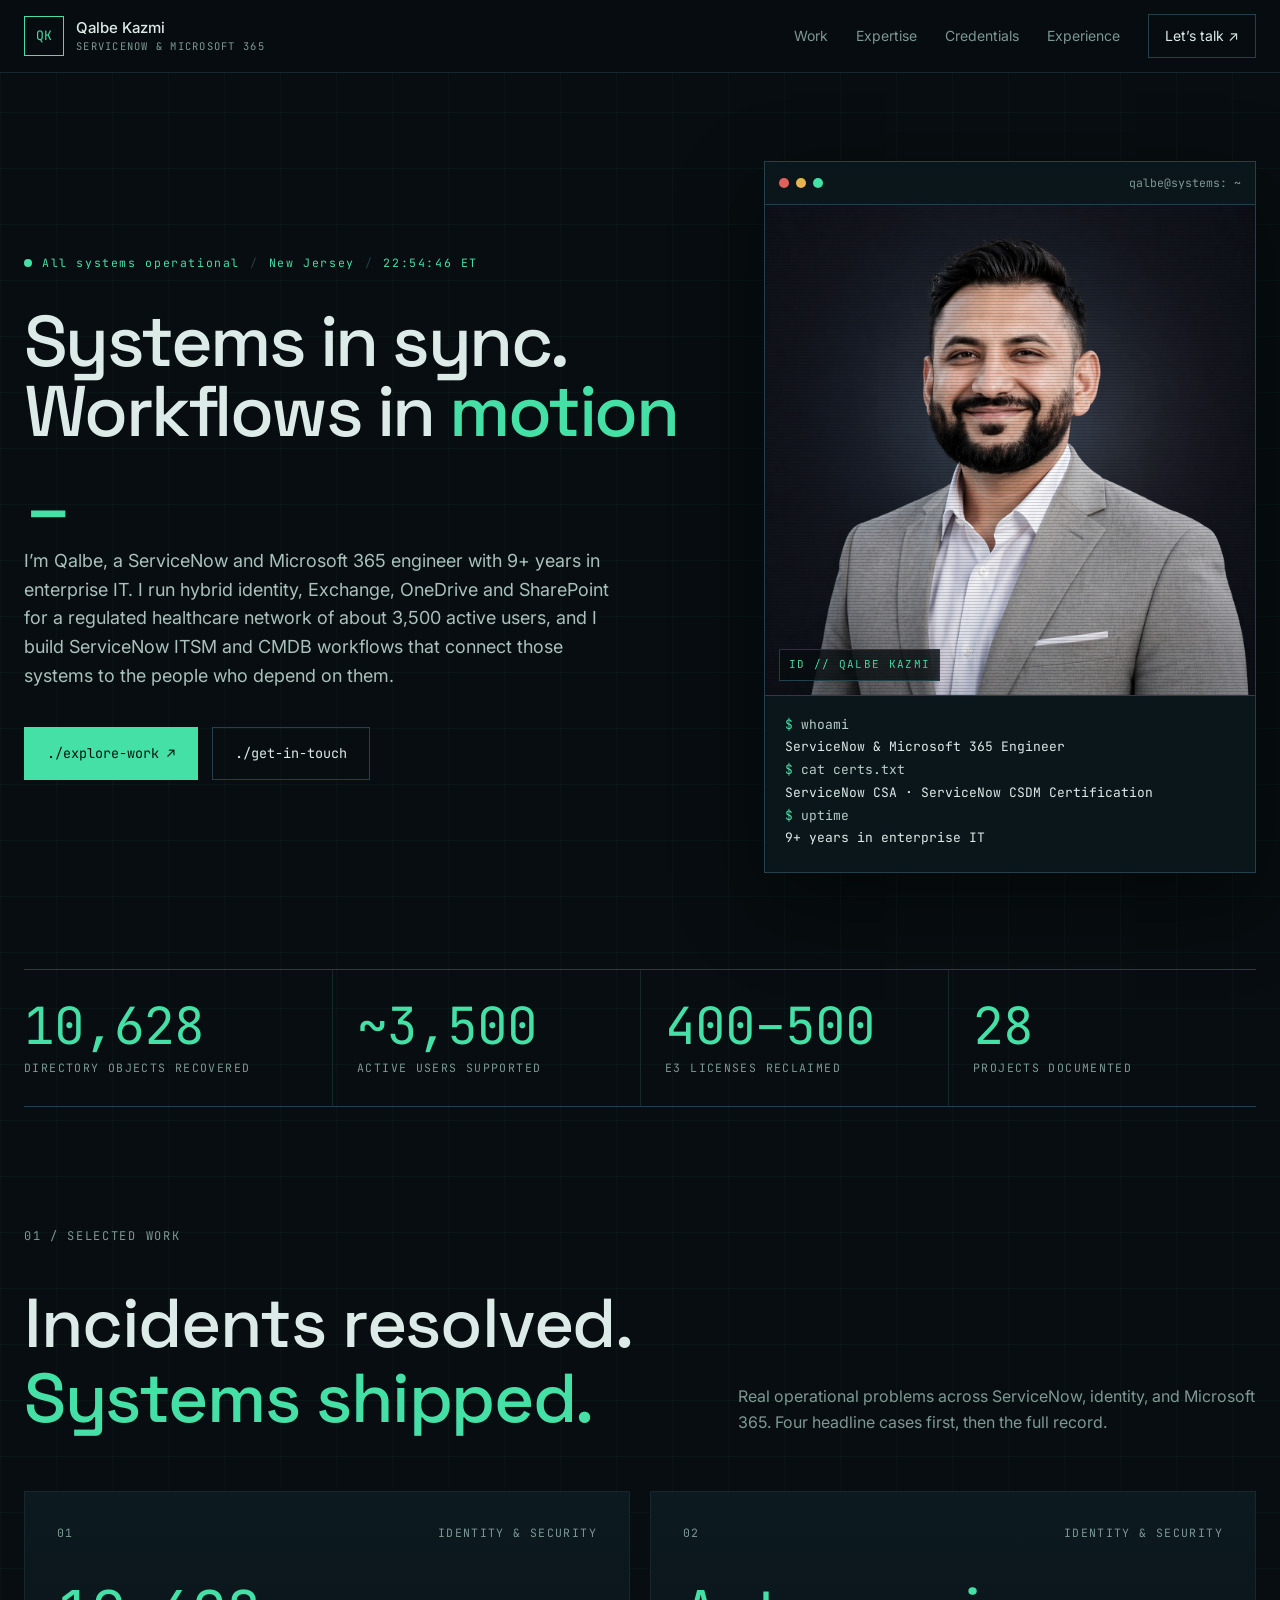
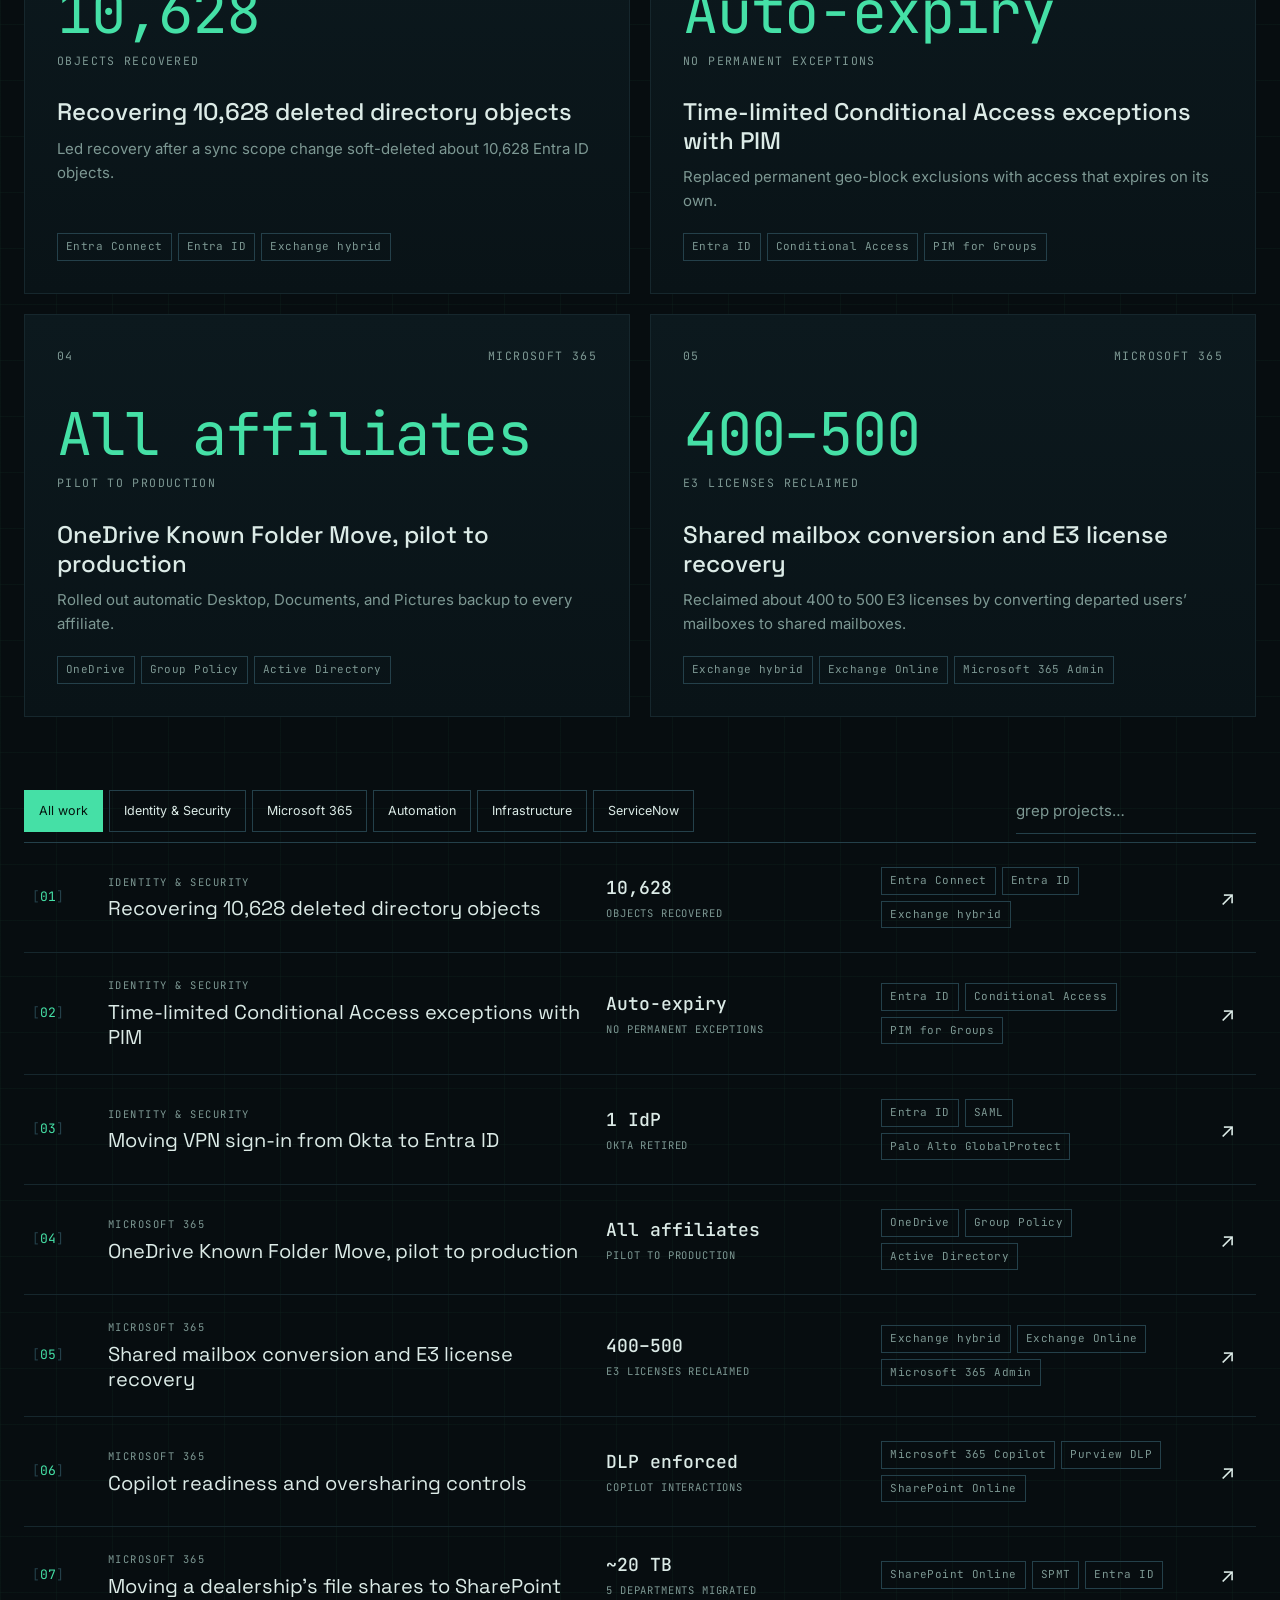
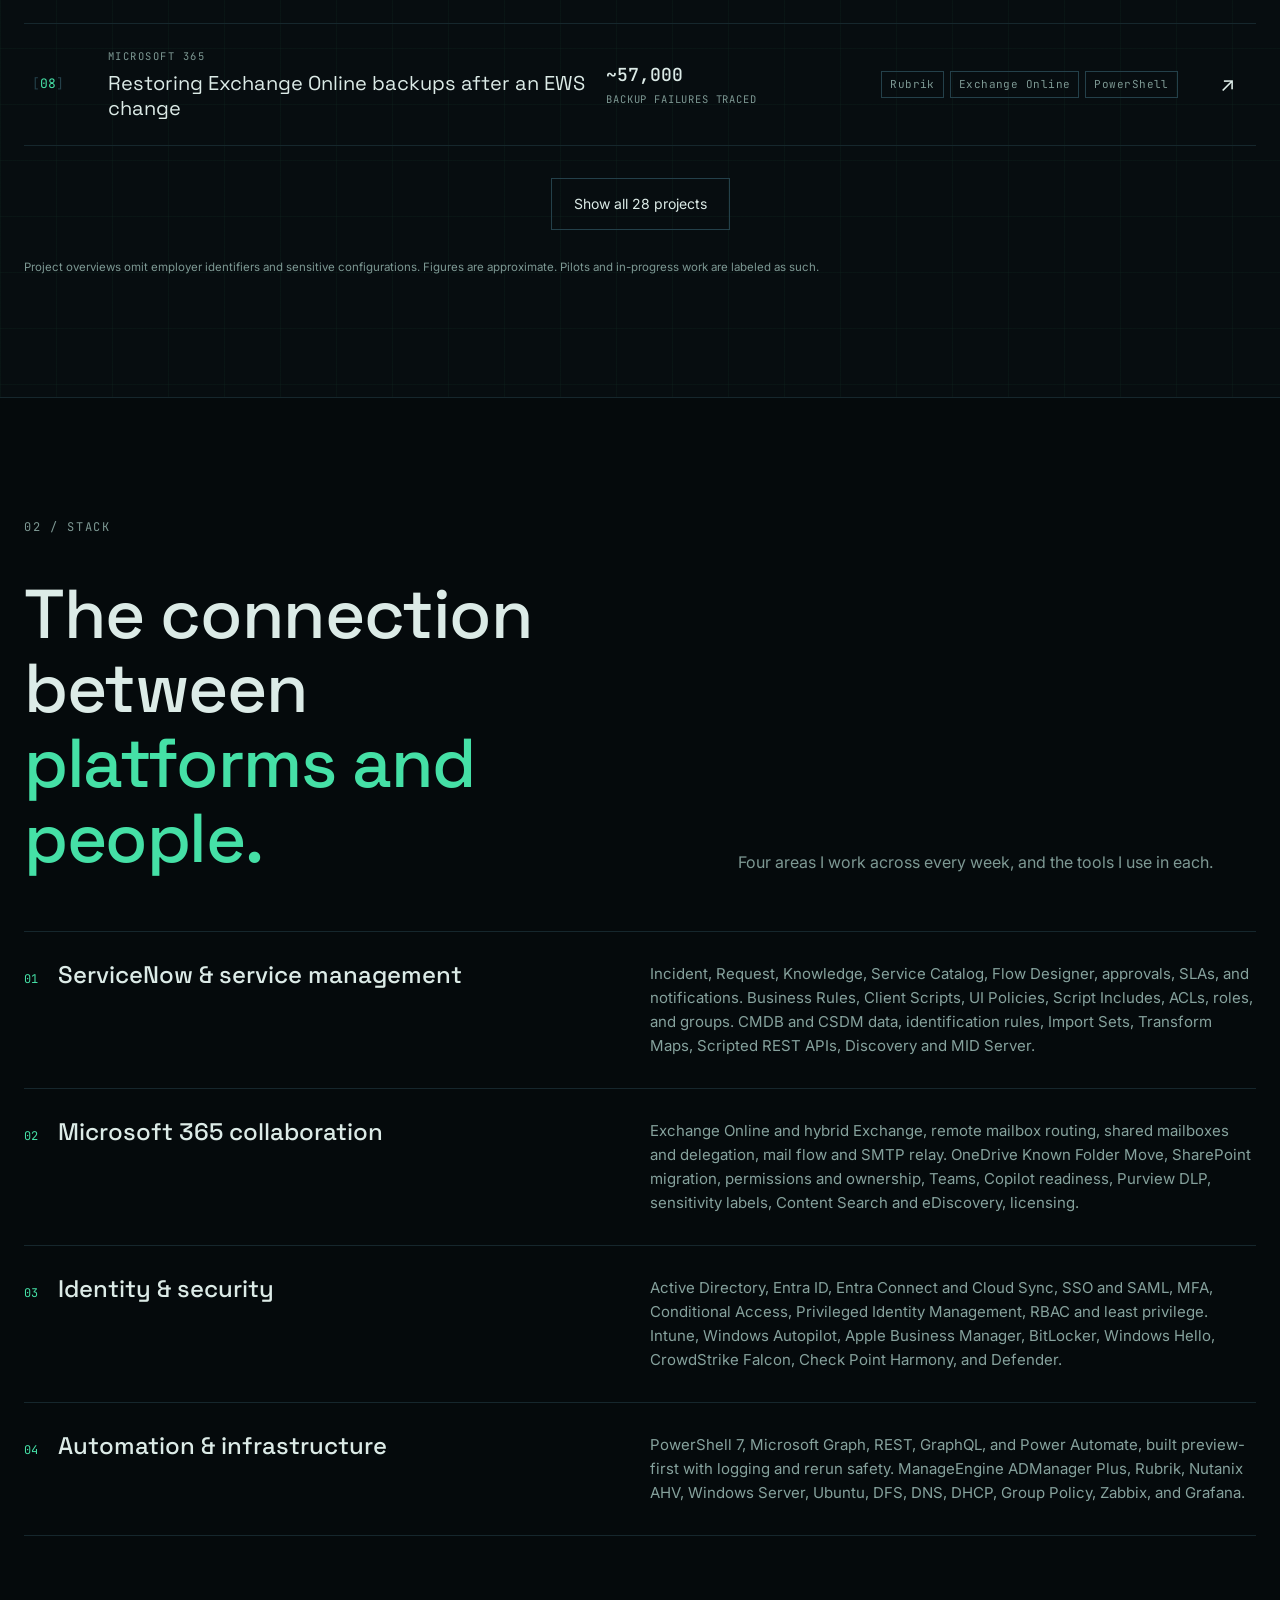
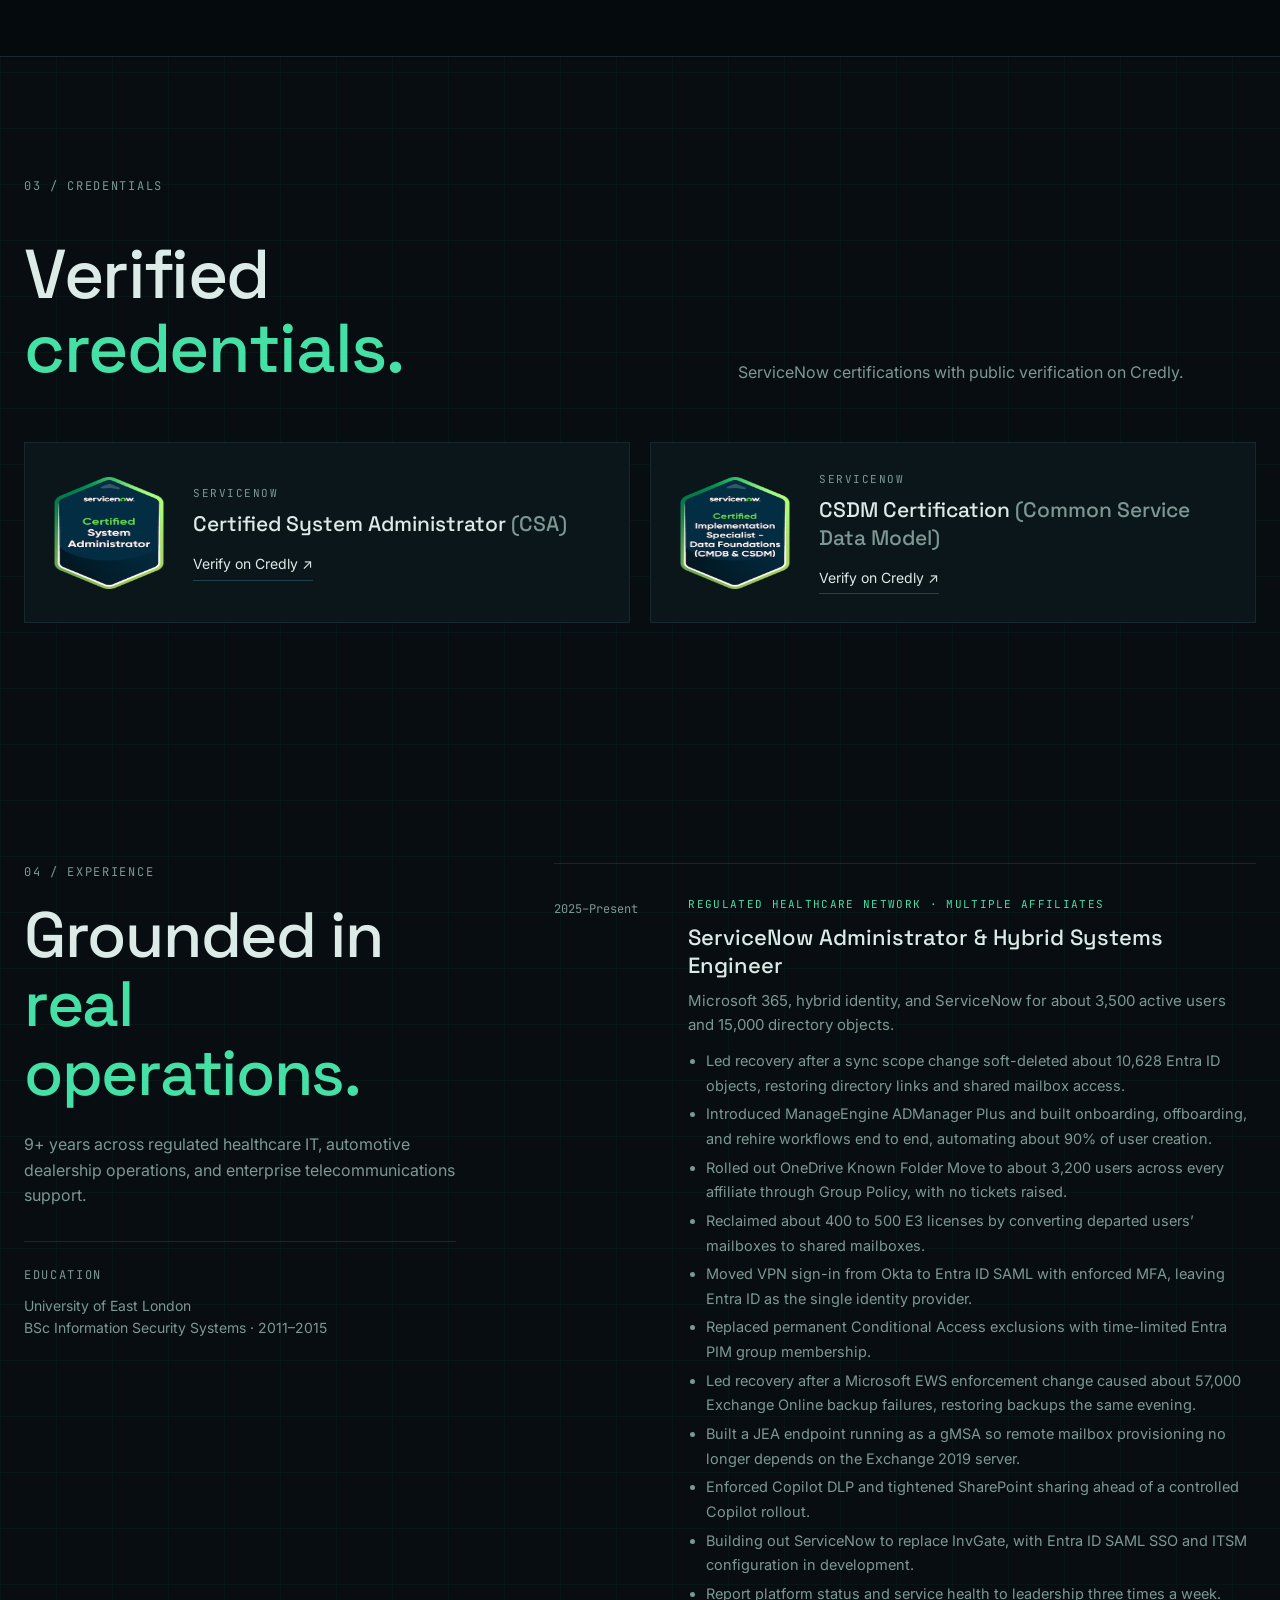
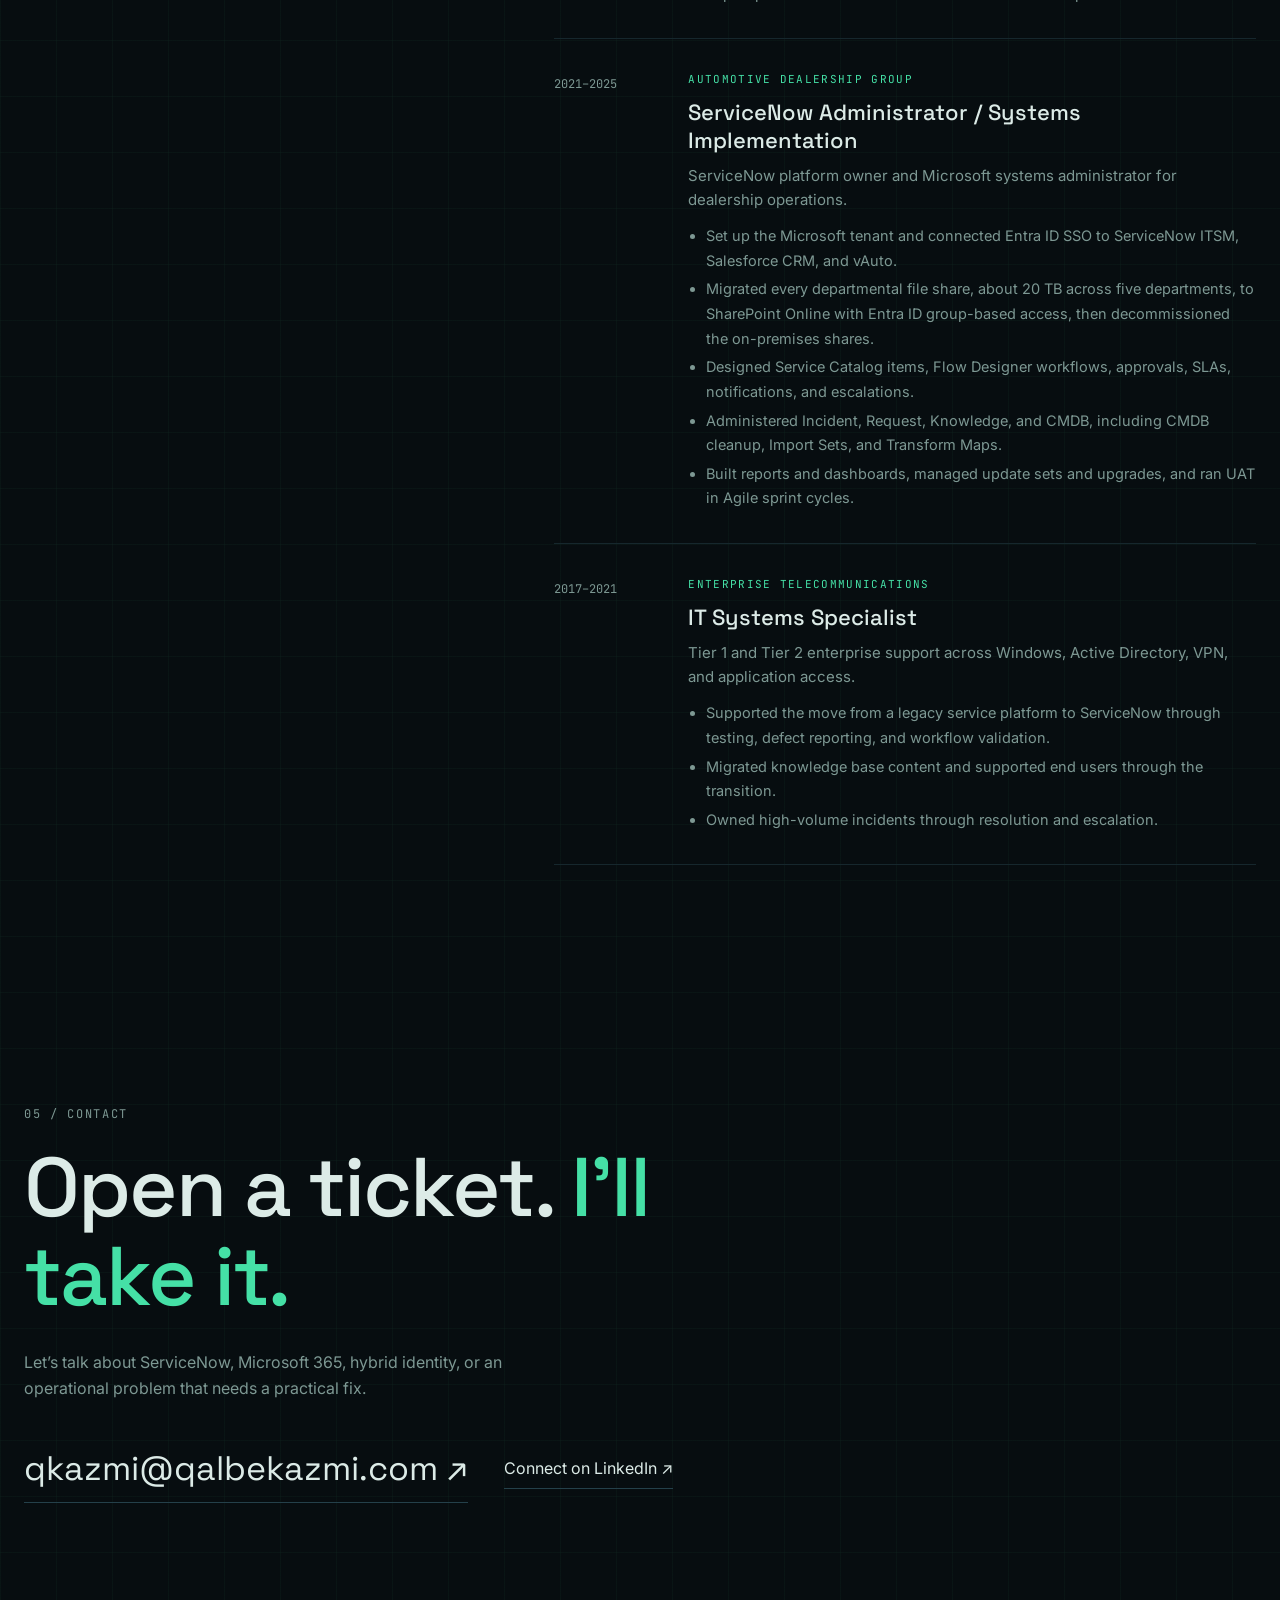
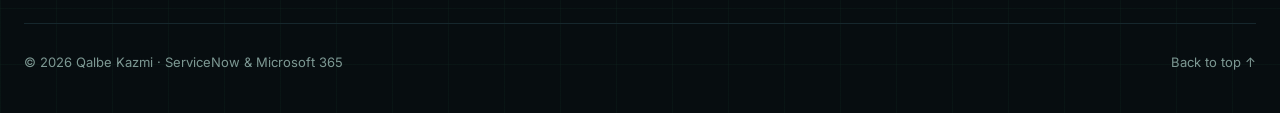
<file: index.html>
<!doctype html>
<html lang="en"><head><meta charset="utf-8"><meta name="viewport" content="width=device-width,initial-scale=1">
<title>Qalbe Kazmi — ServiceNow & Microsoft 365 Engineer</title>
<link rel="canonical" href="https://qalbekazmi.com/"><meta name="theme-color" content="#070d10"><meta property="og:type" content="website"><meta property="og:title" content="Qalbe Kazmi — ServiceNow & Microsoft 365 Engineer"><meta property="og:description" content="ServiceNow and Microsoft 365 engineering: ITSM, CMDB, hybrid identity, Exchange, OneDrive and SharePoint, Entra Conditional Access and PIM, and PowerShell automation."><meta property="og:url" content="https://qalbekazmi.com/"><meta property="og:image" content="https://qalbekazmi.com/portrait.jpg">
<meta name="description" content="ServiceNow and Microsoft 365 engineering: ITSM, CMDB, hybrid identity, Exchange, OneDrive and SharePoint, Entra Conditional Access and PIM, and PowerShell automation.">
<link rel="icon" href="data:image/svg+xml,%3Csvg xmlns=%27http://www.w3.org/2000/svg%27 viewBox=%270 0 64 64%27%3E%3Crect width=%2764%27 height=%2764%27 rx=%2712%27 fill=%27%23182b33%27/%3E%3Ctext x=%2732%27 y=%2742%27 font-family=%27Georgia,serif%27 font-size=%2728%27 text-anchor=%27middle%27 fill=%27white%27%3EQK%3C/text%3E%3C/svg%3E">
<link rel="preconnect" href="https://fonts.googleapis.com"><link rel="preconnect" href="https://fonts.gstatic.com" crossorigin>
<link rel="stylesheet" href="https://fonts.googleapis.com/css2?family=Space+Grotesk:wght@400;500&family=Inter:wght@400;500&family=JetBrains+Mono:wght@400;500&display=swap">
<link rel="stylesheet" href="shared/base.css">
<style>
:root{--bg:#070d10;--panel:#0b161b;--ink:#dcebe7;--muted:#7d9893;--line:#16272d;--line-strong:#24404a;--accent:#45e0a6;--accent-ink:#04140e;--accent-text:#45e0a6;--metric:#e9f7f3;--row-hover:#0c1b20;--head-bg:rgba(7,13,16,.82);--band-line:#16272d;--band-muted:#86a29d;--dlg-bg:#0a1418;--backdrop:rgba(2,6,8,.75);--switch-bg:#0b161b;
--font-head:"Space Grotesk",system-ui,sans-serif;--font-body:"Inter",system-ui,sans-serif;--font-mono:"JetBrains Mono",ui-monospace,monospace;--font-num:"JetBrains Mono",ui-monospace,monospace}
body{background-color:var(--bg);background-image:linear-gradient(rgba(69,224,166,.035) 1px,transparent 1px),linear-gradient(90deg,rgba(69,224,166,.035) 1px,transparent 1px);background-size:56px 56px}
.mono-mark{border-color:var(--accent);color:var(--accent);font-family:var(--font-mono);font-size:13px}
.hero{display:grid;grid-template-columns:minmax(0,1.25fr) minmax(0,.9fr);gap:56px;align-items:center;padding:88px 0 96px}
.status{display:flex;flex-wrap:wrap;align-items:center;gap:10px;font-size:11.5px;letter-spacing:.14em;color:var(--accent);margin-bottom:34px}
.status .sep{color:var(--line-strong)}
.dot{width:8px;height:8px;border-radius:50%;background:var(--accent);box-shadow:0 0 0 0 rgba(69,224,166,.6);animation:ping 2s infinite}
@keyframes ping{0%{box-shadow:0 0 0 0 rgba(69,224,166,.55)}70%{box-shadow:0 0 0 10px rgba(69,224,166,0)}100%{box-shadow:0 0 0 0 rgba(69,224,166,0)}}
.hero h1{font-size:clamp(44px,5.6vw,84px);letter-spacing:-.035em;line-height:.98}
.hero h1 .accent{color:var(--accent)}
.cursor{display:inline-block;color:var(--accent);animation:blink 1.05s steps(1) infinite;margin-left:2px}
@keyframes blink{50%{opacity:0}}
.intro{font-size:18px;color:#a9c0bb;max-width:600px;margin:30px 0 36px}
.actions{display:flex;gap:14px;flex-wrap:wrap}
.btn{font-family:var(--font-mono);font-size:13.5px;text-decoration:none;padding:15px 22px;background:var(--accent);color:var(--accent-ink);border:1px solid var(--accent);transition:.2s}
.btn:hover{background:transparent;color:var(--accent)}
.btn.ghost{background:transparent;color:var(--ink);border-color:var(--line-strong)}
.btn.ghost:hover{border-color:var(--accent);color:var(--accent)}
.term{background:var(--panel);border:1px solid var(--line-strong);box-shadow:0 30px 80px rgba(0,0,0,.45)}
.term-bar{display:flex;align-items:center;gap:7px;padding:12px 14px;border-bottom:1px solid var(--line-strong)}
.term-bar i{width:10px;height:10px;border-radius:50%;background:#24404a}
.term-bar i:first-child{background:#e0605a}.term-bar i:nth-child(2){background:#e6b450}.term-bar i:nth-child(3){background:var(--accent)}
.term-bar em{margin-left:auto;font-style:normal;font-family:var(--font-mono);font-size:11.5px;color:var(--muted)}
.term-photo{position:relative;aspect-ratio:1/1;overflow:hidden;border-bottom:1px solid var(--line-strong)}
.term-photo img{width:100%;height:100%;object-fit:cover;filter:grayscale(.35) contrast(1.05)}
.term-photo::after{content:"";position:absolute;inset:0;background:repeating-linear-gradient(0deg,rgba(0,0,0,.14) 0 1px,transparent 1px 3px);mix-blend-mode:multiply;pointer-events:none}
.scan{position:absolute;left:0;right:0;height:60px;background:linear-gradient(transparent,rgba(69,224,166,.16),transparent);animation:scan 4.5s linear infinite;pointer-events:none}
@keyframes scan{from{top:-60px}to{top:100%}}
.tag-id{position:absolute;left:14px;bottom:14px;font-family:var(--font-mono);font-size:11px;letter-spacing:.12em;background:rgba(7,13,16,.8);border:1px solid var(--line-strong);color:var(--accent);padding:6px 9px}
.term pre{margin:0;padding:18px 20px 22px;font-family:var(--font-mono);font-size:13px;line-height:1.75;color:#b7cdc8;white-space:pre-wrap}
.term pre b{color:var(--accent);font-weight:400}
.term pre .o{color:var(--ink)}
.stats{border-color:var(--line-strong)}
.stat-num{color:var(--accent)}
.fcard{background:linear-gradient(180deg,#0c191e,#091317)}
.fcard::before{content:"";position:absolute;inset:0 auto auto 0;width:100%;height:2px;background:var(--accent);transform:scaleX(0);transform-origin:0 50%;transition:transform .5s}
.fcard:hover::before{transform:scaleX(1)}
.fcard-metric{color:var(--accent)}
.prow-idx::before{content:"[";color:var(--line-strong)}.prow-idx::after{content:"]";color:var(--line-strong)}
.prow-title{font-family:var(--font-head)}
.prow-metric strong{font-size:18px;color:var(--ink)}
.band{background:#050a0c;border-top:1px solid var(--line);border-bottom:1px solid var(--line)}
.section-head h2 em,.exp-side h2 em{font-style:normal;color:var(--accent)}
.contact h2 em{font-style:normal;color:var(--accent)}
.filter[aria-pressed=true]{background:var(--accent);border-color:var(--accent);color:var(--accent-ink)}
.cert{background:var(--panel)}
@media (max-width:980px){.hero{grid-template-columns:1fr;gap:40px;padding:56px 0 72px}.term{max-width:520px}}
</style>
</head><body>
<a class="skip" href="#main">Skip to content</a><div class="progress" aria-hidden="true"></div>
<header class="site-head"><div class="wrap head-in">
<a href="#top" class="brand" aria-label="Qalbe Kazmi, back to top"><span class="mono-mark">QK</span><span class="brand-txt">Qalbe Kazmi<small>ServiceNow & Microsoft 365</small></span></a>
<button class="menu" aria-expanded="false" aria-controls="navigation">Menu</button>
<nav id="navigation" aria-label="Main navigation"><a href="#work">Work</a><a href="#expertise">Expertise</a><a href="#credentials">Credentials</a><a href="#experience">Experience</a><a class="nav-cta" href="#contact">Let’s talk ↗</a></nav>
</div></header>
<main id="main">
<section class="wrap hero" id="top">
<div class="hero-copy">
<div class="status mono"><span class="dot" aria-hidden="true"></span>All systems operational<span class="sep">/</span>New Jersey<span class="sep">/</span><span id="clock"></span></div>
<h1>Systems in sync.<br>Workflows in <span class="accent">motion</span><span class="cursor" aria-hidden="true">_</span></h1>
<p class="intro">I’m Qalbe, a ServiceNow and Microsoft 365 engineer with 9+ years in enterprise IT. I run hybrid identity, Exchange, OneDrive and SharePoint for a regulated healthcare network of about 3,500 active users, and I build ServiceNow ITSM and CMDB workflows that connect those systems to the people who depend on them.</p>
<div class="actions"><a class="btn" href="#work">./explore-work ↗</a><a class="btn ghost" href="#contact">./get-in-touch</a></div>
</div>
<aside class="term" aria-label="About Qalbe">
<div class="term-bar" aria-hidden="true"><i></i><i></i><i></i><em>qalbe@systems: ~</em></div>
<div class="term-photo"><img src="portrait.jpg" alt="Qalbe Kazmi" width="600" height="600"><span class="scan" aria-hidden="true"></span><span class="tag-id">ID // QALBE KAZMI</span></div>
<pre><b>$</b> whoami
<span class="o">ServiceNow & Microsoft 365 Engineer</span>
<b>$</b> cat certs.txt
<span class="o">ServiceNow CSA · ServiceNow CSDM Certification</span>
<b>$</b> uptime
<span class="o">9+ years in enterprise IT</span></pre>
</aside>
</section>
<section class="wrap stats-wrap" aria-label="Highlights"><div id="stats" class="stats"></div></section>
<section id="work" class="wrap section">
<div class="section-head"><p class="eyebrow">01 / Selected work</p><h2>Incidents resolved.<br><em>Systems shipped.</em></h2><p class="lede">Real operational problems across ServiceNow, identity, and Microsoft 365. Four headline cases first, then the full record.</p></div>
<div id="featured" class="featured-grid"></div>
<div class="toolbar"><div id="filters" class="filters" role="group" aria-label="Filter projects"></div><label><span class="sr-only">Search projects</span><input id="search" class="search" type="search" placeholder="grep projects…"></label></div>
<p id="count" class="sr-only" role="status" aria-live="polite"></p>
<div id="projects" class="plist"></div>
<p id="empty" hidden>No projects match. Try another keyword or category.</p>
<button id="show-all" class="show-all" type="button" hidden>Show all projects</button>
<p class="fine">Project overviews omit employer identifiers and sensitive configurations. Figures are approximate. Pilots and in-progress work are labeled as such.</p>
</section>
<section id="expertise" class="section band"><div class="wrap">
<div class="section-head"><p class="eyebrow">02 / Stack</p><h2>The connection between<br><em>platforms and people.</em></h2><p class="lede band-lede">Four areas I work across every week, and the tools I use in each.</p></div>
<div id="expertise-list" class="xp-list"></div></div></section>
<section id="credentials" class="wrap section">
<div class="section-head"><p class="eyebrow">03 / Credentials</p><h2>Verified<br><em>credentials.</em></h2><p class="lede">ServiceNow certifications with public verification on Credly.</p></div>
<div id="cert-list" class="cert-list"></div></section>
<section id="experience" class="wrap section exp">
<div class="exp-side"><p class="eyebrow">04 / Experience</p><h2>Grounded in<br><em>real operations.</em></h2><p class="lede">9+ years across regulated healthcare IT, automotive dealership operations, and enterprise telecommunications support.</p>
<div class="edu"><p class="eyebrow">Education</p><p>University of East London<br>BSc Information Security Systems · 2011–2015</p></div></div>
<div id="jobs" class="jobs"></div></section>
<section id="contact" class="section contact"><div class="wrap">
<p class="eyebrow">05 / Contact</p><h2>Open a ticket. <em>I’ll take it.</em></h2>
<p class="lede">Let’s talk about ServiceNow, Microsoft 365, hybrid identity, or an operational problem that needs a practical fix.</p>
<div class="contact-links"><a class="email" href="mailto:qkazmi@qalbekazmi.com">qkazmi@qalbekazmi.com ↗</a><a href="https://www.linkedin.com/in/qalbekazmi/" target="_blank" rel="noopener noreferrer">Connect on LinkedIn ↗</a></div>
</div></section>
</main>
<footer class="wrap foot"><span>© 2026 Qalbe Kazmi · ServiceNow & Microsoft 365</span><a href="#top">Back to top ↑</a></footer>

<script src="shared/data.js"></script><script src="shared/site.js"></script>
</body></html>
</file>
<file: shared/base.css>
*,*::before,*::after{box-sizing:border-box}
html{scroll-behavior:smooth;-webkit-text-size-adjust:100%}
body{margin:0;background:var(--bg);color:var(--ink);font-family:var(--font-body);font-size:16px;line-height:1.6;-webkit-font-smoothing:antialiased}
img{max-width:100%;display:block}
a{color:inherit}
button{font:inherit;color:inherit;cursor:pointer}
h1,h2,h3{font-family:var(--font-head);font-weight:500;margin:0;line-height:1.08}
.wrap{width:min(1240px,100% - 48px);margin-inline:auto}
.sr-only{position:absolute;width:1px;height:1px;padding:0;margin:-1px;overflow:hidden;clip:rect(0,0,0,0);white-space:nowrap;border:0}
.skip{position:absolute;left:12px;top:-60px;z-index:100;background:var(--accent);color:var(--accent-ink);padding:10px 14px;text-decoration:none}
.skip:focus{top:12px}
:focus-visible{outline:2px solid var(--accent);outline-offset:3px}
.mono,.eyebrow,.chip,.prow-idx,.prow-cat,.fcard-cat,.fcard-idx,.stat-label,.job-when,.cert-issuer,.dlg-cat,.xp-idx,.switcher{font-family:var(--font-mono)}
.eyebrow{font-size:12px;letter-spacing:.14em;text-transform:uppercase;color:var(--muted);margin:0 0 18px}

.progress{position:fixed;top:0;left:0;right:0;height:2px;background:var(--accent);transform-origin:0 50%;transform:scaleX(0);z-index:60}
.site-head{position:sticky;top:0;z-index:50;background:var(--head-bg);backdrop-filter:blur(12px);-webkit-backdrop-filter:blur(12px);border-bottom:1px solid var(--line)}
.head-in{display:flex;align-items:center;justify-content:space-between;min-height:72px;gap:20px}
.brand{display:flex;align-items:center;gap:12px;text-decoration:none}
.mono-mark{display:grid;place-items:center;width:40px;height:40px;border:1px solid var(--ink);font-family:var(--font-head);font-size:15px;letter-spacing:.02em}
.brand-txt{display:flex;flex-direction:column;font-weight:500;font-size:15px;line-height:1.2}
.brand-txt small{font-family:var(--font-mono);font-size:10.5px;letter-spacing:.12em;text-transform:uppercase;color:var(--muted);font-weight:400;margin-top:3px}
#navigation{display:flex;align-items:center;gap:28px;font-size:14px}
#navigation a{text-decoration:none;color:var(--muted);transition:color .2s}
#navigation a:hover{color:var(--ink)}
#navigation .nav-cta{color:var(--ink);border:1px solid var(--line-strong);padding:10px 16px}
#navigation .nav-cta:hover{background:var(--accent);border-color:var(--accent);color:var(--accent-ink)}
.menu{display:none;background:transparent;border:1px solid var(--line-strong);padding:10px 14px;font-size:13px}

.section{padding:120px 0}
.section-head{display:grid;grid-template-columns:minmax(0,1.3fr) minmax(0,1fr);gap:40px;align-items:end;margin-bottom:56px}
.section-head .eyebrow{grid-column:1/-1;margin:0}
.section-head h2{font-size:clamp(40px,5.4vw,72px);letter-spacing:-.02em}
.lede{color:var(--muted);font-size:16px;max-width:520px;margin:0}

.stats-wrap{padding:0}
.stats{display:grid;grid-template-columns:repeat(4,minmax(0,1fr));border-top:1px solid var(--line);border-bottom:1px solid var(--line)}
.stat{padding:30px 24px 28px 0;display:flex;flex-direction:column;gap:8px}
.stat+.stat{padding-left:24px;border-left:1px solid var(--line)}
.stat-num{font-family:var(--font-num, var(--font-head));font-size:clamp(34px,4vw,52px);line-height:1;letter-spacing:-.02em;font-variant-numeric:tabular-nums}
.stat-label{font-size:11.5px;letter-spacing:.12em;text-transform:uppercase;color:var(--muted)}

.chips{display:flex;flex-wrap:wrap;gap:6px}
.chip{font-size:11px;letter-spacing:.04em;padding:4px 8px;border:1px solid var(--line-strong);color:var(--muted);white-space:nowrap}

.featured-grid{display:grid;grid-template-columns:repeat(2,minmax(0,1fr));gap:20px;margin-bottom:72px}
.fcard{position:relative;display:flex;flex-direction:column;align-items:flex-start;text-align:left;background:var(--panel);border:1px solid var(--line);padding:32px;min-height:340px;transition:transform .35s cubic-bezier(.2,.7,.2,1),border-color .25s,background .25s;overflow:hidden}
.fcard:hover{transform:translateY(-4px);border-color:var(--accent)}
.fcard-top{display:flex;justify-content:space-between;width:100%;font-size:11.5px;letter-spacing:.12em;text-transform:uppercase;color:var(--muted)}
.fcard-metric{font-family:var(--font-num, var(--font-head));font-size:clamp(40px,4.6vw,60px);line-height:1;margin-top:40px;color:var(--metric);letter-spacing:-.02em}
.fcard-metric-label{font-family:var(--font-mono);font-size:11.5px;letter-spacing:.12em;text-transform:uppercase;color:var(--muted);margin-top:10px}
.fcard-title{font-size:24px;margin:28px 0 10px;line-height:1.2}
.fcard-summary{color:var(--muted);margin:0 0 20px;font-size:15px}
.fcard .chips{margin-top:auto}
.fcard-more{position:absolute;right:32px;bottom:30px;font-size:13px;color:var(--ink);opacity:0;transform:translateX(-6px);transition:.25s}
.fcard:hover .fcard-more{opacity:1;transform:none}

.toolbar{display:flex;justify-content:space-between;align-items:center;gap:20px;flex-wrap:wrap;margin-bottom:8px}
.filters{display:flex;gap:6px;flex-wrap:wrap}
.filter{background:transparent;border:1px solid var(--line-strong);padding:10px 14px;font-size:12.5px;min-height:42px;transition:.2s}
.filter:hover{border-color:var(--ink)}
.filter[aria-pressed=true]{background:var(--ink);border-color:var(--ink);color:var(--bg)}
.search{background:transparent;border:0;border-bottom:1px solid var(--line-strong);color:var(--ink);font:inherit;font-size:15px;padding:10px 0;width:240px}
.search::placeholder{color:var(--muted)}
.search:focus{outline:none;border-color:var(--accent)}

.plist{border-top:1px solid var(--line-strong)}
.prow{display:grid;grid-template-columns:56px minmax(0,1.5fr) minmax(0,.8fr) minmax(0,1fr) 28px;gap:20px;align-items:center;width:100%;text-align:left;background:transparent;border:0;border-bottom:1px solid var(--line);padding:24px 8px;transition:background .25s,padding .25s}
.prow:hover{background:var(--row-hover);padding-left:16px}
.prow-idx{font-size:13px;color:var(--accent-text)}
.prow-main{display:flex;flex-direction:column;gap:6px}
.prow-cat{font-size:10.5px;letter-spacing:.14em;text-transform:uppercase;color:var(--muted)}
.prow-title{font-family:var(--font-head);font-size:20px;line-height:1.25}
.prow-metric{display:flex;flex-direction:column;gap:2px}
.prow-metric strong{font-family:var(--font-num, var(--font-head));font-weight:500;font-size:22px;color:var(--metric);font-variant-numeric:tabular-nums}
.prow-metric small{font-family:var(--font-mono);font-size:10.5px;letter-spacing:.08em;text-transform:uppercase;color:var(--muted)}
.prow-arrow{font-size:20px;transition:transform .25s}
.prow:hover .prow-arrow{transform:translate(3px,-3px);color:var(--accent-text)}
.show-all{display:block;margin:32px auto 0;background:transparent;border:1px solid var(--line-strong);padding:14px 22px;font-size:14px;transition:.2s}
.show-all:hover{background:var(--ink);color:var(--bg)}
.show-all[hidden]{display:none}
#empty{color:var(--muted);padding:24px 0}
.fine{font-size:11.5px;color:var(--muted);margin:28px 0 0}

.xp-list{border-top:1px solid var(--band-line)}
.xp-row{display:grid;grid-template-columns:minmax(0,1fr) minmax(0,1.15fr);gap:8%;padding:30px 0;border-bottom:1px solid var(--band-line)}
.xp-head{display:flex;gap:20px;align-items:baseline}
.xp-idx{font-size:12px;color:var(--accent-text)}
.xp-row h3{font-size:24px}
.xp-row p{margin:0;font-size:15px;color:var(--band-muted)}

.cert-list{display:grid;grid-template-columns:repeat(2,minmax(0,1fr));gap:20px}
.cert{display:grid;grid-template-columns:112px minmax(0,1fr);gap:28px;align-items:center;border:1px solid var(--line);padding:28px;background:var(--panel)}
.cert-badge{transition:transform .3s}
.cert-badge:hover{transform:rotate(-4deg) scale(1.04)}
.cert-issuer{font-size:11px;letter-spacing:.14em;text-transform:uppercase;color:var(--muted);margin:0 0 8px}
.cert h3{font-size:21px;line-height:1.3}
.cert h3 span{color:var(--muted)}
.cert-link{display:inline-block;margin-top:16px;font-size:14px;text-decoration:none;border-bottom:1px solid var(--line-strong);padding-bottom:4px}
.cert-link:hover{border-color:var(--accent)}

.exp{display:grid;grid-template-columns:minmax(0,.8fr) minmax(0,1.3fr);gap:8%;align-items:start}
.exp-side{position:sticky;top:110px}
.exp-side h2{font-size:clamp(40px,5vw,64px);letter-spacing:-.02em;margin-bottom:24px}
.edu{border-top:1px solid var(--line);margin-top:32px;padding-top:24px}
.edu .eyebrow{margin:0 0 10px}
.edu p:not(.eyebrow){margin:0;font-size:14px;color:var(--muted)}
.job{display:grid;grid-template-columns:110px minmax(0,1fr);gap:24px;border-top:1px solid var(--line);padding:32px 0}
.job:last-child{border-bottom:1px solid var(--line)}
.job-when{font-size:12px;color:var(--muted);padding-top:4px}
.job-org{font-family:var(--font-mono);font-size:11px;letter-spacing:.12em;text-transform:uppercase;color:var(--accent-text);margin-bottom:10px}
.job h3{font-size:22px;margin-bottom:10px;line-height:1.25}
.job p{color:var(--muted);margin:0 0 12px;font-size:15px}
.job ul{margin:0;padding-left:18px;color:var(--muted);font-size:14.5px;line-height:1.7}
.job li+li{margin-top:4px}

.contact h2{font-size:clamp(44px,6.5vw,92px);letter-spacing:-.025em;max-width:13ch;margin-bottom:28px}
.contact-links{display:flex;flex-wrap:wrap;gap:36px;align-items:center;margin-top:40px}
.contact-links a{text-decoration:none;border-bottom:1px solid var(--line-strong);padding-bottom:6px;font-size:16px}
.contact-links .email{font-family:var(--font-head);font-size:clamp(22px,3vw,34px)}
.contact-links a:hover{border-color:var(--accent);color:var(--accent-text)}
.foot{display:flex;justify-content:space-between;gap:20px;padding:28px 0 40px;font-size:13px;color:var(--muted);border-top:1px solid var(--line)}
.foot a{text-decoration:none}

.dlg{width:min(760px,100% - 32px);max-height:88vh;border:1px solid var(--line-strong);background:var(--dlg-bg);color:var(--ink);padding:48px;overflow:auto}
.dlg::backdrop{background:var(--backdrop);backdrop-filter:blur(4px)}
.dlg-close{position:absolute;top:18px;right:20px;background:transparent;border:0;font-size:30px;line-height:1;padding:4px 10px}
.dlg-cat{font-size:11px;letter-spacing:.14em;text-transform:uppercase;color:var(--muted);margin:0 0 16px}
.dlg-title{font-size:clamp(30px,4vw,44px);margin-bottom:18px}
.dlg-metric{display:flex;align-items:baseline;gap:12px;padding:16px 0;border-top:1px solid var(--line);border-bottom:1px solid var(--line);margin-bottom:18px}
.dlg-metric strong{font-family:var(--font-num, var(--font-head));font-weight:500;font-size:34px;color:var(--metric)}
.dlg-metric span{font-family:var(--font-mono);font-size:11.5px;letter-spacing:.1em;text-transform:uppercase;color:var(--muted)}
.dlg-summary{font-size:17px;margin:0 0 8px}
.dlg-body h3{font-family:var(--font-mono);font-size:11.5px;letter-spacing:.14em;text-transform:uppercase;color:var(--accent-text);margin:26px 0 8px}
.dlg-body p{margin:0;color:var(--muted);font-size:15.5px}
.dlg-note{font-size:11.5px;color:var(--muted);border-top:1px solid var(--line);padding-top:16px;margin:32px 0 0}

.switcher{position:fixed;left:50%;bottom:18px;transform:translateX(-50%);z-index:70;display:flex;gap:2px;align-items:center;background:var(--switch-bg);border:1px solid var(--line-strong);padding:4px;font-size:11.5px;letter-spacing:.06em;box-shadow:0 10px 30px rgba(0,0,0,.25)}
.switcher>span{padding:6px 10px;color:var(--muted)}
.switcher a{text-decoration:none;padding:6px 11px}
.switcher b{font-weight:400}
.switcher a[aria-current]{background:var(--accent);color:var(--accent-ink)}

.reveal{opacity:0;transform:translateY(18px);transition:opacity .7s ease,transform .7s cubic-bezier(.2,.7,.2,1)}
.reveal.in{opacity:1;transform:none}

@media (max-width:980px){
  .prow{grid-template-columns:44px minmax(0,1fr) auto 22px}
  .prow-tags{display:none}
  .featured-grid,.cert-list{grid-template-columns:1fr}
  .exp{grid-template-columns:1fr}
  .exp-side{position:static}
  .section-head{grid-template-columns:1fr;gap:20px}
}
@media (max-width:760px){
  .wrap{width:min(1240px,100% - 32px)}
  .menu{display:block}
  #navigation{display:none;position:absolute;top:72px;left:0;right:0;flex-direction:column;align-items:stretch;gap:0;background:var(--bg);border-bottom:1px solid var(--line);padding:8px 16px 16px}
  #navigation.open{display:flex}
  #navigation a{padding:14px 0;border-bottom:1px solid var(--line)}
  #navigation .nav-cta{margin-top:12px;text-align:center}
  .brand-txt small{display:none}
  .section{padding:80px 0}
  .stats{grid-template-columns:repeat(2,minmax(0,1fr))}
  .stat{padding:22px 12px 22px 0}
  .stat+.stat{padding-left:0;border-left:0}
  .stat:nth-child(even){padding-left:16px;border-left:1px solid var(--line)}
  .stat:nth-child(n+3){border-top:1px solid var(--line)}
  .prow{grid-template-columns:34px minmax(0,1fr) 18px;gap:12px;padding:20px 4px}
  .prow-metric{grid-column:2;grid-row:2;flex-direction:row;align-items:baseline;gap:8px}
  .prow-metric strong{font-size:17px}
  .prow-arrow{grid-column:3;grid-row:1}
  .prow-title{font-size:18px}
  .fcard{padding:24px;min-height:0}
  .fcard-metric{margin-top:28px}
  .xp-row{grid-template-columns:1fr;gap:12px}
  .cert{grid-template-columns:80px minmax(0,1fr);gap:18px;padding:20px}
  .job{grid-template-columns:1fr;gap:6px}
  .search{width:100%}
  .toolbar label{width:100%}
  .dlg{padding:36px 22px}
  .foot{flex-direction:column;padding-bottom:90px}
  .sw-l{display:none}
  .switcher a{padding:6px 12px}
}
@media (prefers-reduced-motion:reduce){*{animation:none!important;transition:none!important;scroll-behavior:auto!important}.reveal{opacity:1;transform:none}}
</file>
